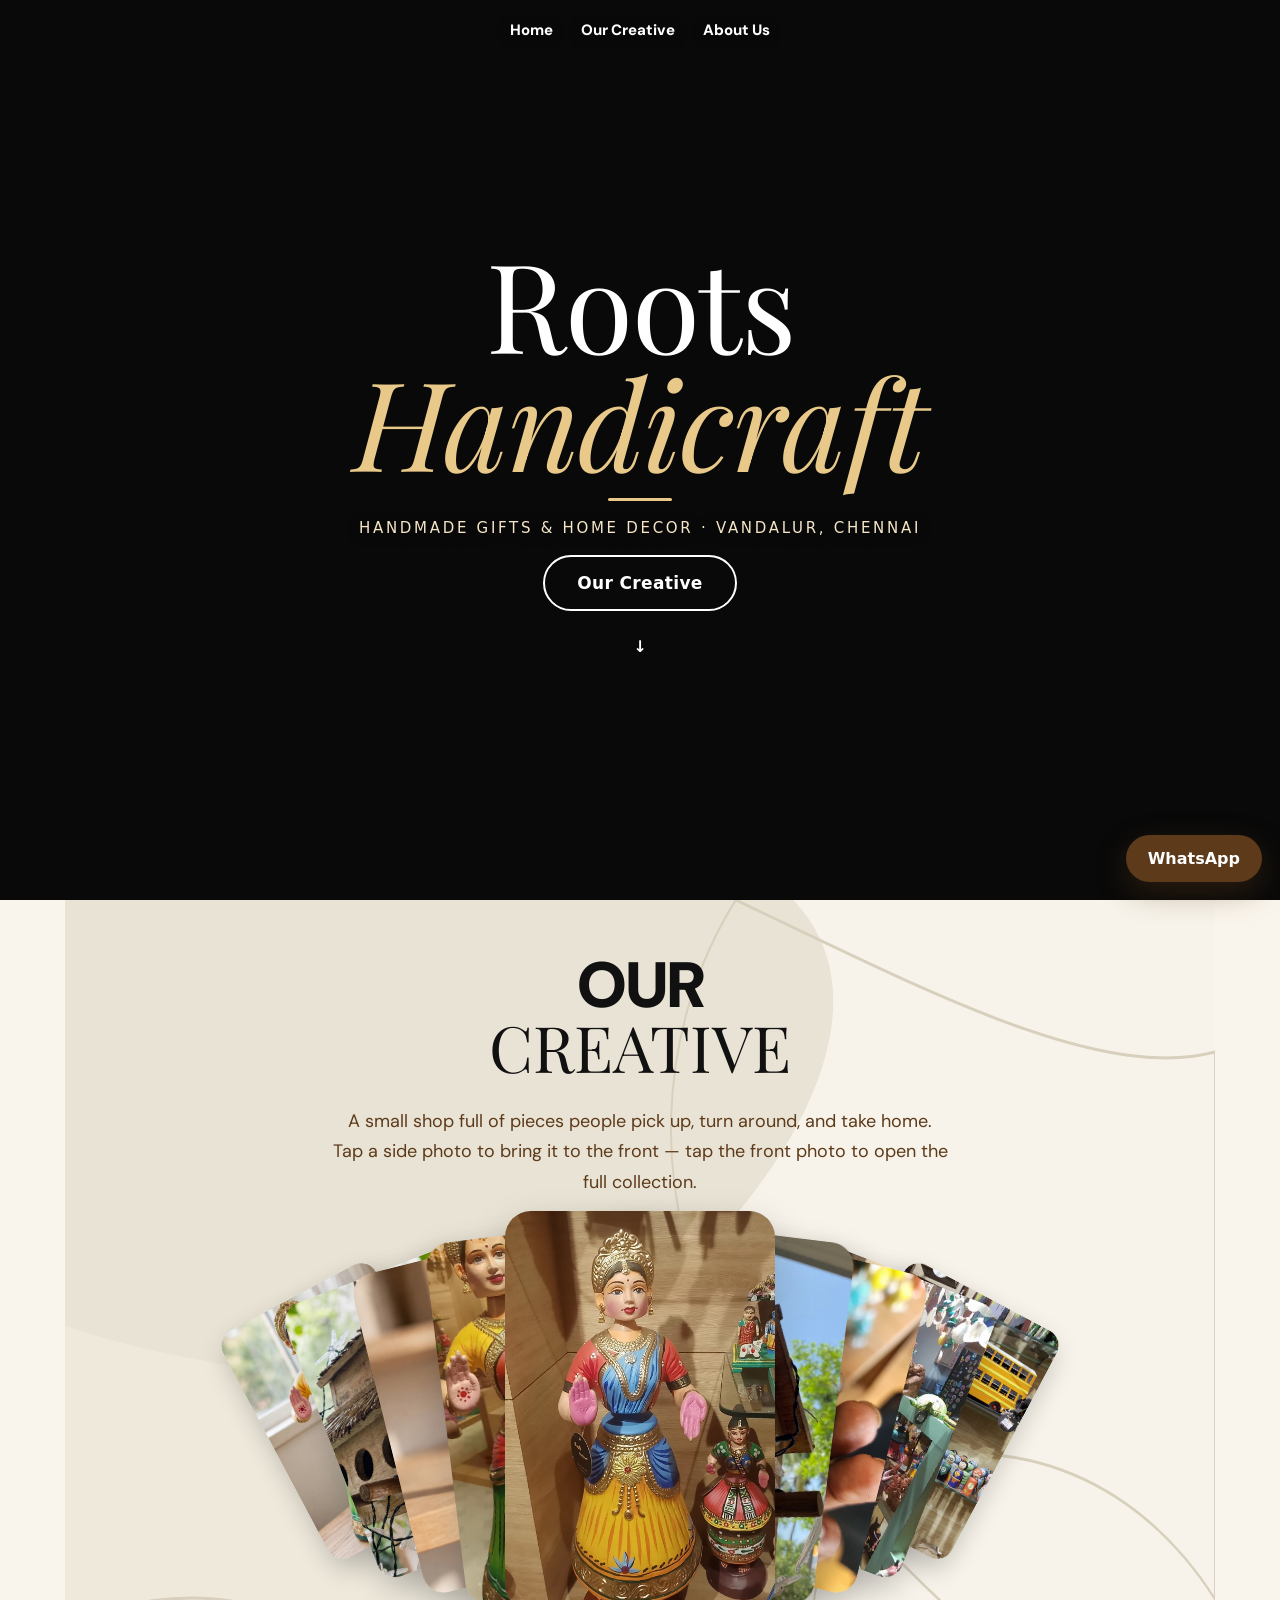
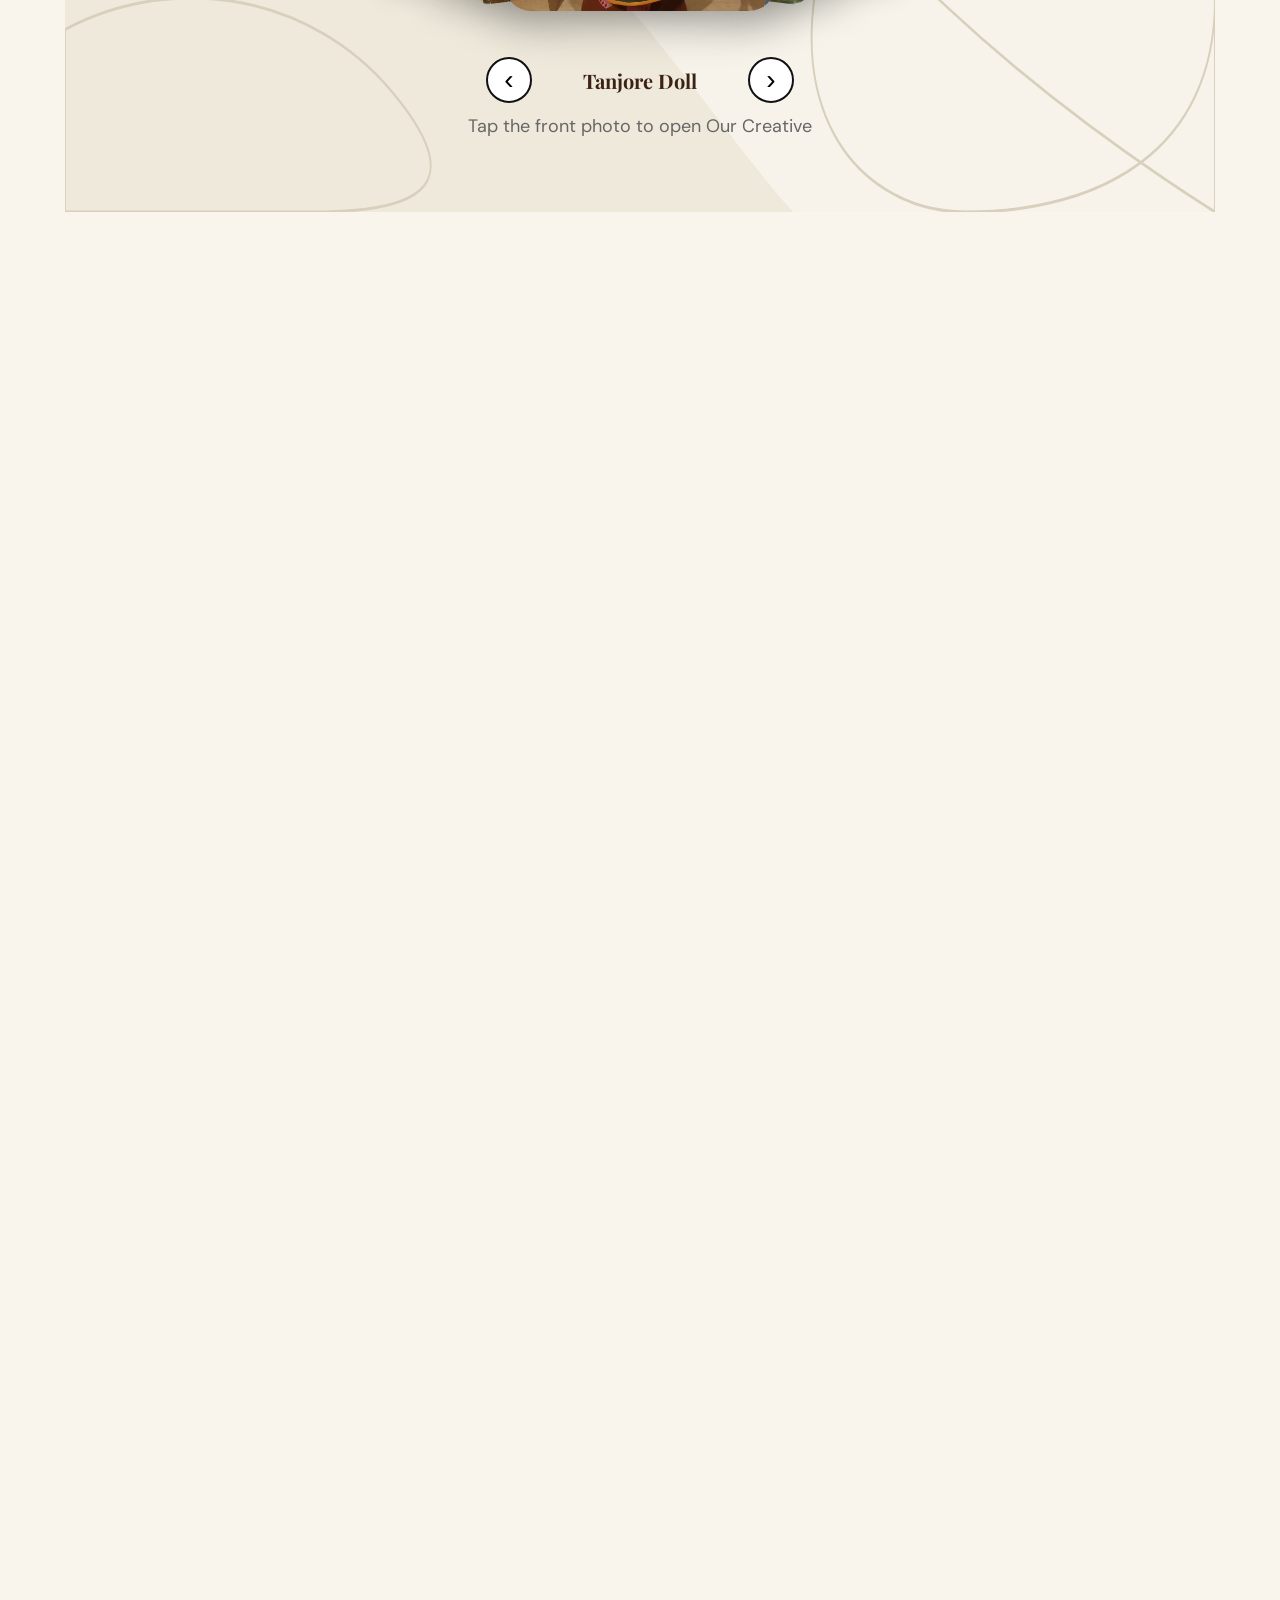
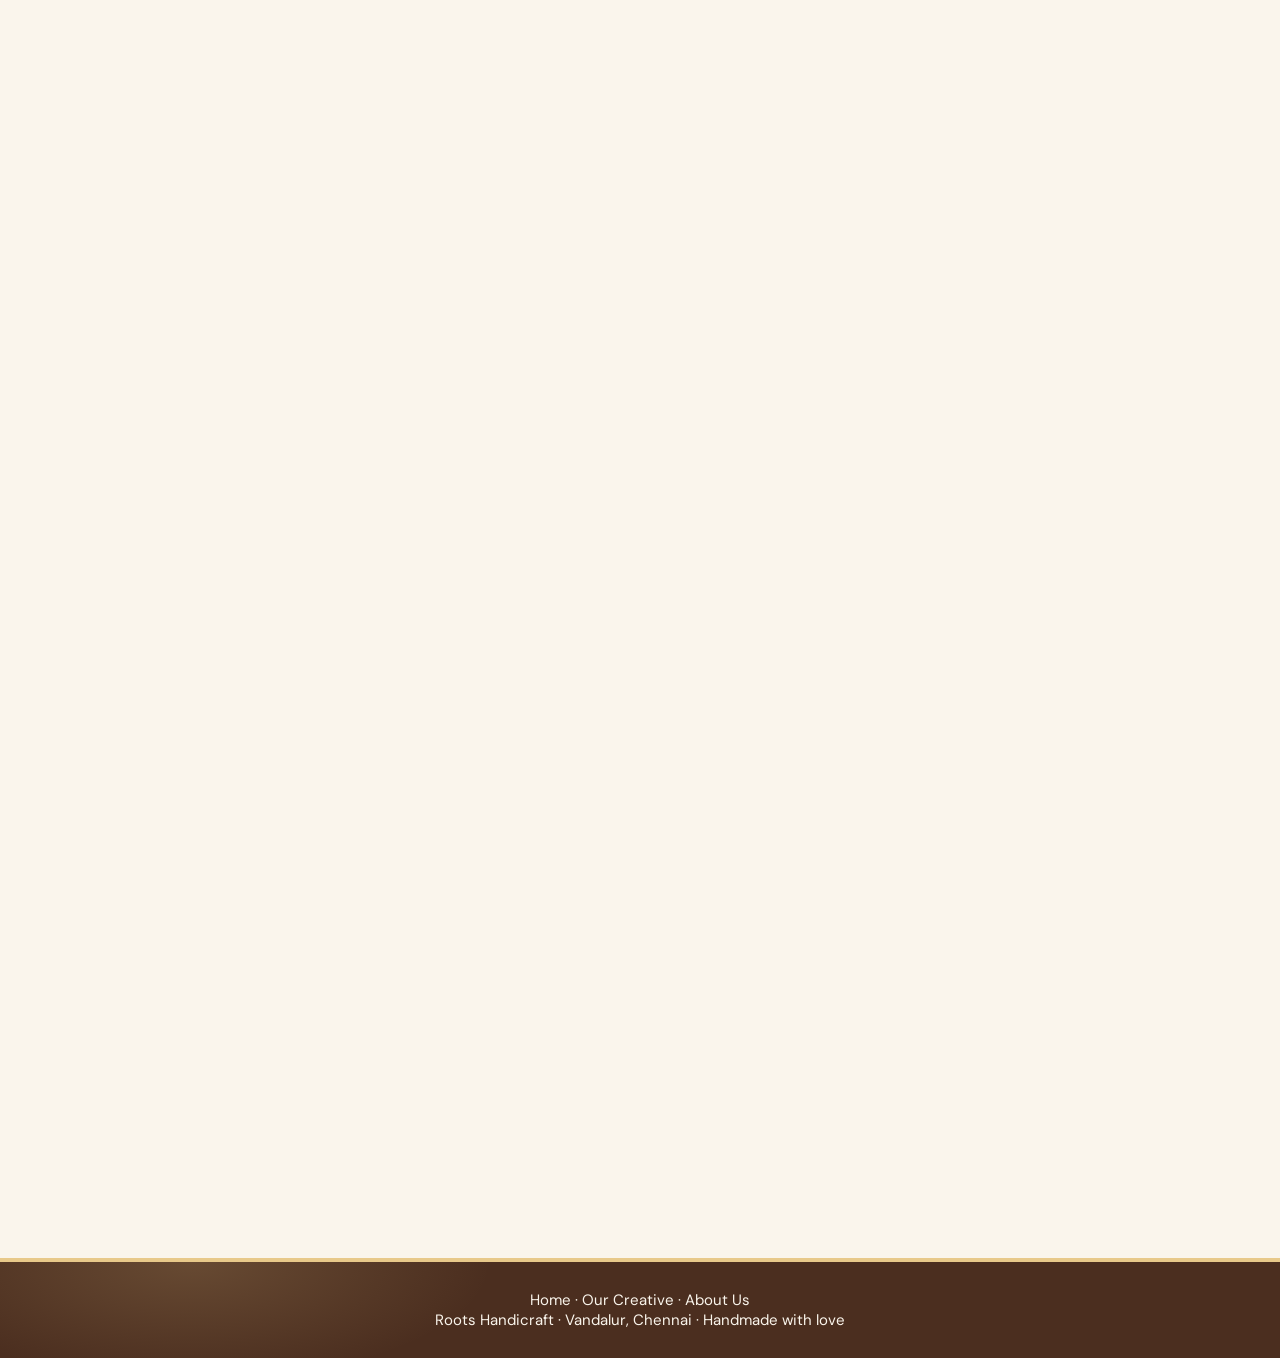
<file: index.html>
<!DOCTYPE html>
<html lang="en">
<head>
<meta charset="UTF-8">
<meta name="viewport" content="width=device-width, initial-scale=1.0">
<title>Roots Handicraft — Handmade, Colourful, Alive</title>
<link rel="preconnect" href="https://fonts.googleapis.com">
<link rel="preconnect" href="https://fonts.gstatic.com" crossorigin>
<link href="https://fonts.googleapis.com/css2?family=Playfair+Display:ital,wght@0,700;0,900;1,700&family=DM+Sans:wght@400;500;700&display=swap" rel="stylesheet">
<link rel="stylesheet" href="style.css">
</head>
<body class="home">
  <header class="hero">
    <nav class="site-nav"><a href="index.html">Home</a><a href="#collection">Our Creative</a><a href="about.html">About Us</a></nav>
    <video class="bg-video" id="heroVideo" autoplay muted loop playsinline preload="auto">
      <source media="(max-width: 640px)" src="assets/video/entrance-mobile.mp4" type="video/mp4">
      <source src="assets/video/entrance.mp4" type="video/mp4">
    </video>
    <div class="bg-shade"></div>
    <div class="hero-inner">
      <h1 class="shop-name"><span class="word">Roots</span> <span class="word italic">Handicraft</span></h1>
      <span class="hero-line" aria-hidden="true"></span>
      <p class="hero-small">Handmade gifts &amp; home decor · Vandalur, Chennai</p>
      <a class="btn primary" href="#collection">Our Creative</a>
      <a class="scroll-cue" href="#collection" aria-label="Scroll down">↓</a>
    </div>
  </header>

  <main>
    <section class="section reveal fan-section" id="collection">
      <svg class="blob-svg" viewBox="0 0 1200 600" preserveAspectRatio="none" aria-hidden="true">
        <path d="M0,0 H760 C880,80 720,220 540,300 C360,380 120,360 0,280 Z" fill="#e9e3d5"/>
        <path d="M0,280 C180,320 320,300 460,380 C600,460 700,560 760,600 L0,600 Z" fill="#efe9dc"/>
        <path d="M700,0 C900,60 1080,120 1200,100 L1200,600 C1000,520 820,420 700,300 C600,200 620,80 700,0 Z" fill="none" stroke="#d8d0bd" stroke-width="2"/>
        <path d="M820,380 C980,340 1120,380 1200,460 C1200,560 1080,600 940,600 C820,600 720,520 820,380 Z" fill="none" stroke="#d8d0bd" stroke-width="2"/>
        <path d="M0,480 C120,440 260,460 340,520 C420,580 380,600 260,600 L0,600 Z" fill="none" stroke="#d8d0bd" stroke-width="2"/>
      </svg>
      <h2 class="fan-heading"><span class="fan-bold">OUR</span><span class="fan-serif">CREATIVE</span></h2>
      <p class="section-intro fan-intro">A small shop full of pieces people pick up, turn around, and take home.<br>Tap a side photo to bring it to the front — tap the front photo to open the full collection.</p>
      <div class="fan-deck" id="fanDeck">
        <a class="fan-card" href="collection.html"><img src="assets/img/tanjore-doll-home.webp" alt="Tanjore Doll" loading="eager"></a>
        <a class="fan-card" href="collection.html"><img src="assets/img/birdhouse-home.webp" alt="Wooden Birdhouse" loading="eager"></a>
        <a class="fan-card" href="collection.html"><img src="assets/img/pea-pod-home.webp" alt="Pea Pod" loading="eager"></a>
        <a class="fan-card" href="collection.html"><img src="assets/img/shop-02.jpg" alt="Tanjore Doll" loading="lazy"></a>
        <a class="fan-card" href="collection.html"><img src="assets/img/shop-06.jpg" alt="Tanjore Doll" loading="lazy"></a>
        <a class="fan-card" href="collection.html"><img src="assets/img/shop-20.jpg" alt="Wooden Birdhouse" loading="lazy"></a>
        <a class="fan-card" href="collection.html"><img src="assets/img/shop-21.jpg" alt="Pea Pod" loading="lazy"></a>
        <a class="fan-card" href="collection.html"><img src="assets/img/shop-22.jpg" alt="Giraffe Figures" loading="lazy"></a>
        <a class="fan-card" href="collection.html"><img src="assets/img/shop-31.jpg" alt="Bus and Peg Dolls" loading="lazy"></a>
        <a class="fan-card" href="collection.html"><img src="assets/img/shop-32.jpg" alt="Fish Bowl and Turtle" loading="lazy"></a>
      </div>
      <div class="fan-nav"><button class="fan-arrow" id="fanPrev" type="button" aria-label="Previous photo">‹</button><span class="fan-name" id="fanName">Tanjore Doll</span><button class="fan-arrow" id="fanNext" type="button" aria-label="Next photo">›</button></div>
      <p class="frame-note">Tap the front photo to open Our Creative</p>
    </section>

    <section class="brown-band reveal">
      <h2>Handmade. Colourful. Made to be gifted.</h2>
      <p>Every piece is picked for your home, not just for a shelf.<br>Come, look closely, ask questions — that is how a good piece finds its home.</p>
    </section>

    <section class="section reveal" id="about">
      <div class="frame-box about-box">
        <p class="section-kicker">About Us</p>
        <h2>Handmade, from our shop to your home</h2>
        <p>Roots Handicraft is a handicraft shop in Vandalur, Chennai — an arts &amp; crafts store for handmade gifts, home decor and souvenirs.</p>
        <p>Every piece here is made to be looked at, gifted, and kept at home — from dancing Tanjore dolls and wooden pieces to small figurines and decor that adds colour to a room.</p>
        <p>What you will find here: handmade gifts, home decor, souvenirs, wooden handicrafts and art paintings.</p>
        <p><a href="about.html">Read more on About Us →</a></p>
      </div>
    </section>

    <section class="section reveal" id="reviews">
      <p class="section-kicker">Reviews</p>
      <h2>What visitors say on Google</h2>
      <div class="review-big">
        <strong>4.8 ★★★★★</strong>
        <span>97 Google reviews</span>
        <a href="https://share.google/rvWUpqzpGRlEYZK9E" target="_blank" rel="noopener">Read all Google reviews →</a>
      </div>
      <div class="review-grid">
        <article class="review-card">
          <div class="review-stars">★★★★★</div>
          <p>“Really and amazing and the product is worth that rate also, he's explaining about the product as good, and the history, he's too polite while we ask too many questions about the product. Good shop visit, handcraft are too good and unique.”</p>
          <b>Logesh R.</b><span>Google Maps · 5/5</span>
        </article>
        <article class="review-card">
          <div class="review-stars">★★★★☆</div>
          <p>“Roots Handicrafts offers a beautiful collection of unique, handmade items perfect for gifting. The variety is impressive, with each piece showcasing authentic craftsmanship. Prices are slightly on the higher side, but the quality and artistry justify the value. A must-visit shop for those who appreciate thoughtful, handcrafted treasures.”</p>
          <b>Sheldon G.</b><span>Google Maps · 4/5</span>
        </article>
        <article class="review-card">
          <div class="review-stars">★★★★★</div>
          <p>“Such a beautiful store with a lovely collection. Of course, some items are expensive, but they are justified! If you're into quirky, handmade stuff, it's a must visit.”</p>
          <b>Pearlyn A.</b><span>Google Maps · 5/5</span>
        </article>
      </div>
    </section>

    <section class="section reveal" id="visit">
      <div class="frame-box">
        <p class="section-kicker">Visit the shop</p>
        <h2>Roots Handicraft</h2>
        <p>J, Kesavan Tower, 4/111, GST Road, Otteri,<br>Vandalur, Chennai — 600048</p>
        <p>Mon–Sat: 10:30 AM – 9:00 PM<br>Sunday: 5:00 – 9:00 PM</p>
        <p>★ 4.8 · 97 Google reviews</p>
        <a class="wa-btn" href="https://wa.me/919840030443?text=Hi%20Roots%20Handicraft%2C%20I%20want%20to%20enquire." target="_blank" rel="noopener">Enquire on WhatsApp</a>
        <p><a href="tel:+919840030443">+91 98400 30443</a></p>
      </div>
    </section>
  </main>

  <footer class="footer"><a href="index.html">Home</a> · <a href="collection.html">Our Creative</a> · <a href="about.html">About Us</a><br>Roots Handicraft · Vandalur, Chennai · Handmade with love</footer>
  <a class="wa-float" href="https://wa.me/919840030443?text=Hi%20Roots%20Handicraft%2C%20I%20want%20to%20enquire." target="_blank" rel="noopener" aria-label="WhatsApp">WhatsApp</a>
  <script src="script.js"></script>
</body>
</html>
</file>
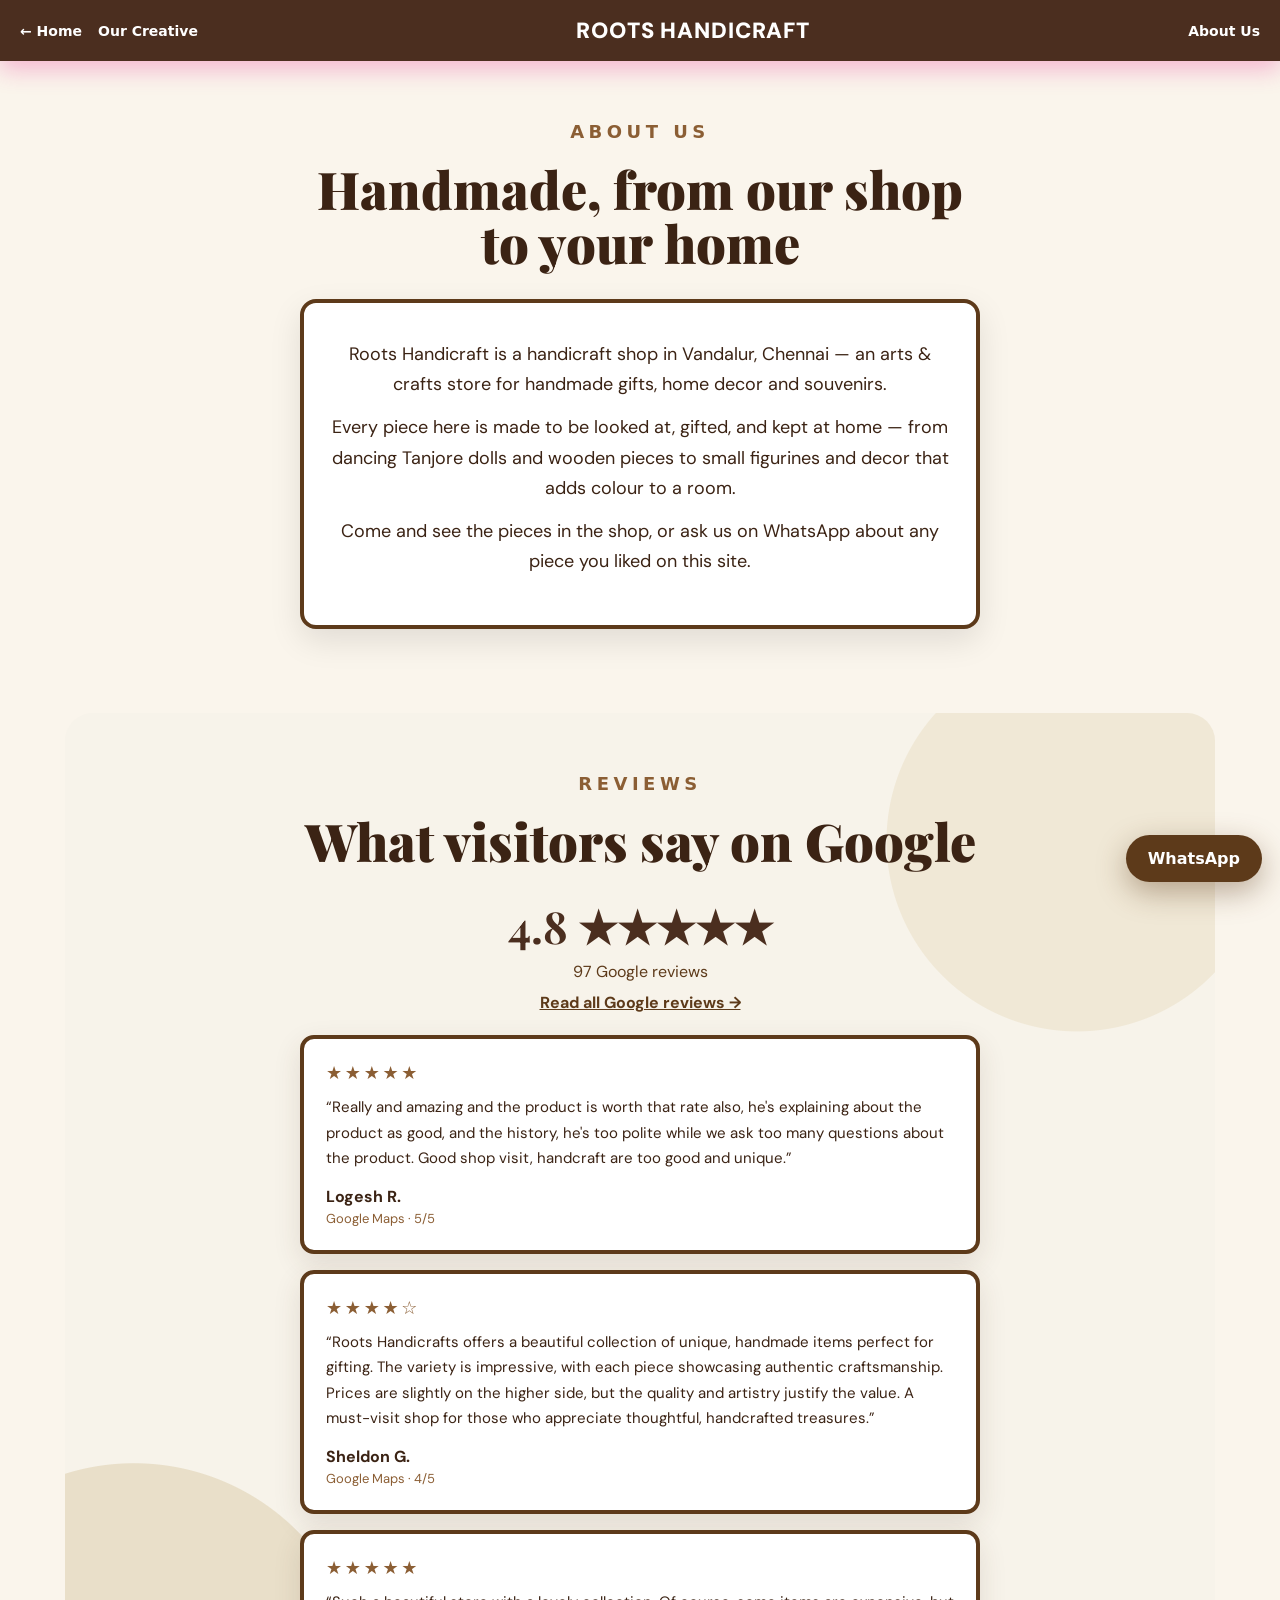
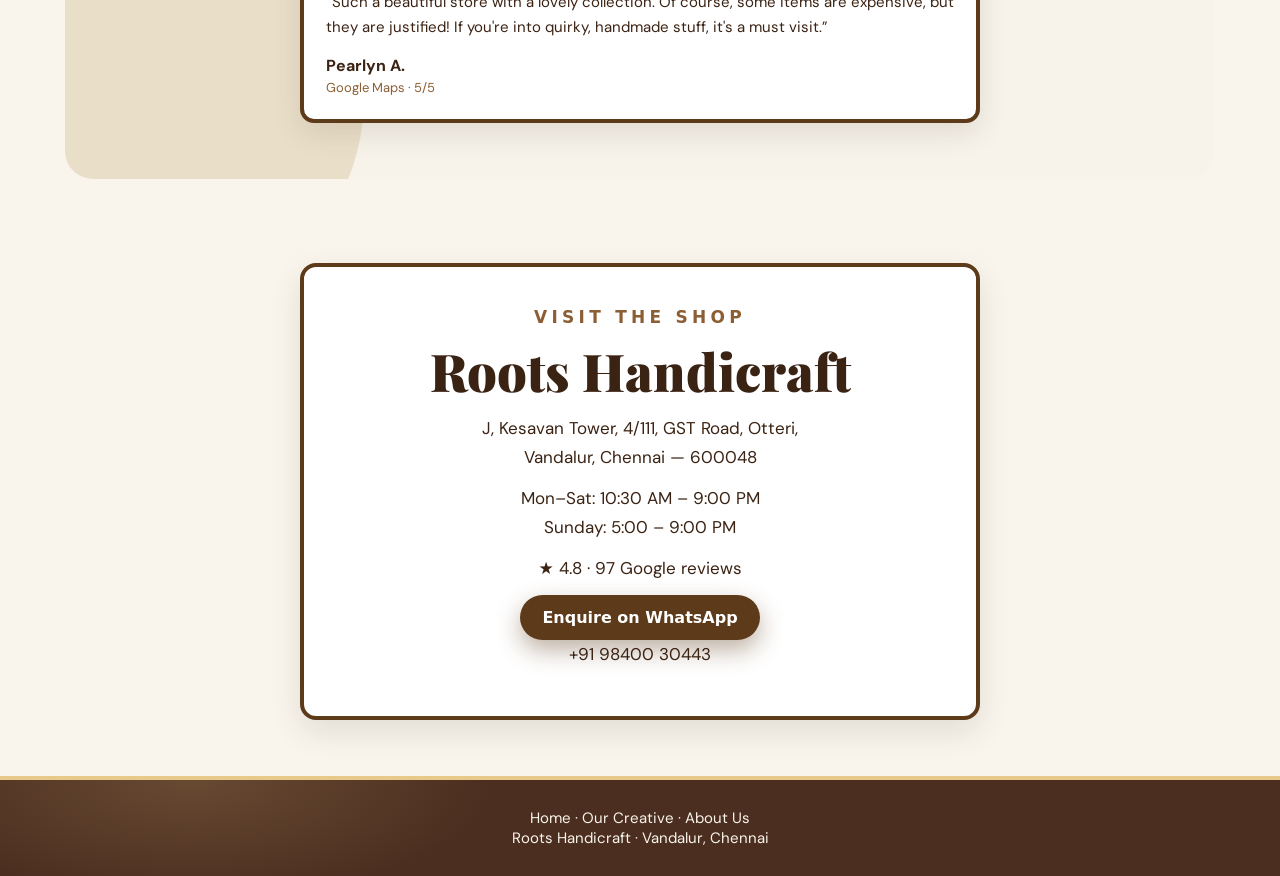
<file: about.html>
<!DOCTYPE html>
<html lang="en">
<head>
<meta charset="UTF-8">
<meta name="viewport" content="width=device-width, initial-scale=1.0">
<title>About Us — Roots Handicraft</title>
<link rel="preconnect" href="https://fonts.googleapis.com">
<link rel="preconnect" href="https://fonts.gstatic.com" crossorigin>
<link href="https://fonts.googleapis.com/css2?family=Playfair+Display:ital,wght@0,700;0,900;1,700&family=DM+Sans:wght@400;500;700&display=swap" rel="stylesheet">
<link rel="stylesheet" href="style.css">
</head>
<body>
  <header class="topbar">
    <span class="topbar-links"><a class="back" href="index.html">← Home</a><a class="back" href="collection.html">Our Creative</a></span>
    <h2>Roots Handicraft</h2>
    <span class="page-label">About Us</span>
  </header>

  <main>
    <section class="section reveal">
      <p class="section-kicker">About Us</p>
      <h2>Handmade, from our shop<br>to your home</h2>
      <div class="frame-box about-box">
        <p>Roots Handicraft is a handicraft shop in Vandalur, Chennai — an arts &amp; crafts store for handmade gifts, home decor and souvenirs.</p>
        <p>Every piece here is made to be looked at, gifted, and kept at home — from dancing Tanjore dolls and wooden pieces to small figurines and decor that adds colour to a room.</p>
        <p>Come and see the pieces in the shop, or ask us on WhatsApp about any piece you liked on this site.</p>
      </div>
    </section>

    <section class="section reveal" id="reviews">
      <p class="section-kicker">Reviews</p>
      <h2>What visitors say on Google</h2>
      <div class="review-big">
        <strong>4.8 ★★★★★</strong>
        <span>97 Google reviews</span>
        <a href="https://share.google/rvWUpqzpGRlEYZK9E" target="_blank" rel="noopener">Read all Google reviews →</a>
      </div>
      <div class="review-grid">
        <article class="review-card">
          <div class="review-stars">★★★★★</div>
          <p>“Really and amazing and the product is worth that rate also, he's explaining about the product as good, and the history, he's too polite while we ask too many questions about the product. Good shop visit, handcraft are too good and unique.”</p>
          <b>Logesh R.</b><span>Google Maps · 5/5</span>
        </article>
        <article class="review-card">
          <div class="review-stars">★★★★☆</div>
          <p>“Roots Handicrafts offers a beautiful collection of unique, handmade items perfect for gifting. The variety is impressive, with each piece showcasing authentic craftsmanship. Prices are slightly on the higher side, but the quality and artistry justify the value. A must-visit shop for those who appreciate thoughtful, handcrafted treasures.”</p>
          <b>Sheldon G.</b><span>Google Maps · 4/5</span>
        </article>
        <article class="review-card">
          <div class="review-stars">★★★★★</div>
          <p>“Such a beautiful store with a lovely collection. Of course, some items are expensive, but they are justified! If you're into quirky, handmade stuff, it's a must visit.”</p>
          <b>Pearlyn A.</b><span>Google Maps · 5/5</span>
        </article>
      </div>
    </section>

    <section class="section reveal">
      <div class="frame-box">
        <p class="section-kicker">Visit the shop</p>
        <h2>Roots Handicraft</h2>
        <p>J, Kesavan Tower, 4/111, GST Road, Otteri,<br>Vandalur, Chennai — 600048</p>
        <p>Mon–Sat: 10:30 AM – 9:00 PM<br>Sunday: 5:00 – 9:00 PM</p>
        <p>★ 4.8 · 97 Google reviews</p>
        <a class="wa-btn" href="https://wa.me/919840030443?text=Hi%20Roots%20Handicraft%2C%20I%20want%20to%20enquire." target="_blank" rel="noopener">Enquire on WhatsApp</a>
        <p><a href="tel:+919840030443">+91 98400 30443</a></p>
      </div>
    </section>
  </main>

  <footer class="footer"><a href="index.html">Home</a> · <a href="collection.html">Our Creative</a> · <a href="about.html">About Us</a><br>Roots Handicraft · Vandalur, Chennai</footer>
  <a class="wa-float" href="https://wa.me/919840030443?text=Hi%20Roots%20Handicraft%2C%20I%20want%20to%20enquire." target="_blank" rel="noopener" aria-label="WhatsApp">WhatsApp</a>
  <script src="script.js"></script>
</body>
</html>
</file>
<file: style.css>
*{box-sizing:border-box;margin:0;padding:0}
html{scroll-behavior:smooth}
body{font-family:'DM Sans',system-ui,sans-serif;background:#faf5ec;color:#3b2314;overflow-x:hidden}
a{color:inherit;text-decoration:none}
:root{--orange:#8b5e34;--pink:#8b5e34;--gold:#c9a86a;--teal:#5d3a1a;--dark:#4b2e1f}

/* HERO — energetic */
.home{overflow-x:hidden}
.hero{position:relative;min-height:100vh;overflow:hidden;display:flex;align-items:center;justify-content:center;text-align:center;background:#111}
.bg-video{position:absolute;inset:0;width:100%;height:100%;object-fit:cover;filter:saturate(1.2);opacity:0;transition:opacity 1s ease}.bg-video.loaded{opacity:1}
.bg-shade{position:absolute;inset:0;background:rgba(0,0,0,.45)}
.hero-inner{position:relative;display:flex;flex-direction:column;align-items:center;gap:18px;padding:24px;max-width:900px}
.hero-kicker{color:#ffe08a;font-family:system-ui,sans-serif;font-weight:800;letter-spacing:.28em;font-size:13px;opacity:0;animation:fadein .8s ease .2s forwards}
.shop-name{font-family:'Playfair Display',Georgia,serif;font-weight:400;font-size:clamp(56px,12vw,124px);line-height:.95;letter-spacing:-.01em}
.shop-name .word{display:inline-block;opacity:0;color:#fff;animation:rise 1.1s cubic-bezier(.2,.8,.2,1) forwards}.shop-name .word.italic{font-style:italic;color:#e8c98a;animation-delay:.28s}

@keyframes rise{from{opacity:0;transform:translateY(40px) scale(.94)}to{opacity:1;transform:translateY(0) scale(1)}}
.hero-tag{color:#fff;font-size:clamp(18px,3vw,26px);font-style:italic;text-shadow:0 2px 16px rgba(0,0,0,.5);opacity:0;animation:fadein 1s ease .8s forwards}
.hero-btns{display:flex;gap:14px;flex-wrap:wrap;justify-content:center;opacity:0;animation:fadein 1s ease 1s forwards}
.btn{display:inline-block;padding:16px 32px;border-radius:999px;font-family:system-ui,sans-serif;font-weight:800;font-size:17px;letter-spacing:.02em;transition:transform .2s,box-shadow .2s}
.btn:hover{transform:translateY(-3px) scale(1.03)}
.btn.primary{border:2px solid #fff;color:#fff}
.btn.primary:hover{background:#fff;color:#222}
.hero-inner .btn{opacity:0;animation:fadein 1s ease 1.1s forwards}
.hero-line{display:block;width:0;height:3px;background:#e8c98a;border-radius:99px;animation:growline 1s ease .7s forwards}
@keyframes growline{to{width:64px}}
.hero-small{color:#f5e6c8;font-family:system-ui,sans-serif;font-size:15px;letter-spacing:.18em;text-transform:uppercase;opacity:0;animation:fadein 1s ease .8s forwards;text-shadow:0 2px 12px rgba(0,0,0,.6)}
.btn.ghost{border:2px solid #fff;color:#fff}
.btn.dark{background:var(--dark);color:#fff;box-shadow:0 12px 30px rgba(0,0,0,.25)}
@keyframes fadein{to{opacity:1}}
.scroll-cue{color:#fff;font-family:system-ui,sans-serif;font-weight:700;margin-top:8px;animation:bounce 1.8s ease-in-out infinite}
@keyframes bounce{0%,100%{transform:translateY(0)}50%{transform:translateY(10px)}}

/* MARQUEE */
.marquee{background:var(--dark);color:var(--gold);overflow:hidden;padding:14px 0;font-family:system-ui,sans-serif;font-weight:900;letter-spacing:.08em;white-space:nowrap;transform:rotate(-1deg) scale(1.02);margin:-14px 0}
.marquee-track{display:inline-flex;animation:marquee 22s linear infinite}
@keyframes marquee{to{transform:translateX(-50%)}}

/* SECTIONS */
.section{max-width:1150px;margin:0 auto;padding:56px 20px;text-align:center}
.section-kicker{font-family:system-ui,sans-serif;font-weight:900;letter-spacing:.25em;text-transform:uppercase;color:#8b5e34;font-size:13px;margin-bottom:10px}
.section h2{font-family:'Playfair Display',Georgia,serif;font-size:clamp(30px,5vw,52px);font-weight:900;line-height:1.05;margin-bottom:28px}
.section p{line-height:1.7;margin-bottom:14px;font-size:18px}
.chips{display:flex;gap:12px;flex-wrap:wrap;justify-content:center;margin-bottom:32px}
.chips span{background:#fff;border:2px solid #ffd166;padding:10px 18px;border-radius:999px;font-family:system-ui,sans-serif;font-weight:700;box-shadow:0 6px 0 #ffd166}
.chips span:nth-child(2){border-color:#ff9ecb;box-shadow:0 6px 0 #ff9ecb}
.chips span:nth-child(3){border-color:#7dd3c8;box-shadow:0 6px 0 #7dd3c8}
.chips span:nth-child(4){border-color:#c9a86a;box-shadow:0 6px 0 #c9a86a}
.stats{display:grid;grid-template-columns:repeat(3,1fr);gap:16px}
.stats div{background:#fff;border-radius:20px;padding:24px;box-shadow:0 10px 30px rgba(0,0,0,.08)}
.stats strong{display:block;font-size:36px;color:var(--orange)}
.stats span{font-family:system-ui,sans-serif;font-size:14px;color:#666}
.visit{background:#4b2e1f;color:#fff;border-radius:24px;max-width:1110px;margin:0 auto 48px;padding:56px 20px}
.visit .section-kicker{color:#ffe08a}
.footer{text-align:center;padding:28px 20px;font-size:15px;color:#666;background:#4b2e1f;color:#faf5ec}

/* COLLECTION */
.topbar{position:sticky;top:0;z-index:10;background:#4b2e1f;color:#fff;display:flex;align-items:center;justify-content:space-between;gap:12px;padding:16px 20px;box-shadow:0 8px 24px rgba(233,30,140,.3)}
.topbar h2{font-weight:900;font-size:22px;letter-spacing:.04em;text-transform:uppercase}
.back,.page-label{font-family:system-ui,sans-serif;font-size:14px;font-weight:700}
.grid{max-width:1150px;margin:0 auto;padding:28px 20px;display:grid;grid-template-columns:repeat(auto-fill,minmax(240px,1fr));gap:22px}
.preview-grid{padding:0 0 32px}
.card{background:#fff;border-radius:20px;overflow:hidden;box-shadow:0 10px 30px rgba(0,0,0,.12);cursor:pointer;transition:transform .25s,box-shadow .25s}
.card{position:relative}.card:hover{transform:translateY(-10px) scale(1.04);box-shadow:0 24px 44px rgba(0,0,0,.28);z-index:5}
.card img{width:100%;height:300px;object-fit:contain;background:#faf5ec;display:block;transition:transform .45s ease}
.card:hover img{transform:scale(1.04)}
.card figcaption,.card span{display:block;padding:15px;text-align:center;font-size:18px;font-weight:700}
.pop{animation:popin .6s cubic-bezier(.2,.9,.3,1.4) both}
.pop:nth-child(2){animation-delay:.1s}.pop:nth-child(3){animation-delay:.2s}.pop:nth-child(4){animation-delay:.3s}
@keyframes popin{from{opacity:0;transform:translateY(30px) scale(.92)}to{opacity:1;transform:translateY(0) scale(1)}}

/* WHATSAPP */
.wa-float{position:fixed;right:18px;bottom:18px;z-index:40;background:#5d3a1a;color:#fff;font-family:system-ui,sans-serif;font-weight:800;padding:14px 22px;border-radius:999px;box-shadow:0 10px 30px rgba(93,58,26,.4);animation:pulse 2s infinite}
@keyframes pulse{0%{box-shadow:0 0 0 0 rgba(93,58,26,.4)}70%{box-shadow:0 0 0 16px rgba(93,58,26,0)}100%{box-shadow:0 0 0 0 rgba(93,58,26,0)}}

/* POPUP */
.popup{position:fixed;inset:0;z-index:50;overflow-y:auto}
.popup[hidden]{display:none}
.popup-backdrop{position:fixed;inset:0;background:rgba(20,5,15,.8)}
.popup-frame{position:relative;max-width:min(920px,92vw);max-height:92vh;margin:4vh auto;background:#fff;padding:18px;border:10px solid #fff;outline:4px solid #5d3a1a;box-shadow:0 30px 80px rgba(0,0,0,.5);border-radius:16px;animation:popin .35s ease;overflow-y:auto}
.popup-frame img{width:100%;max-height:68vh;object-fit:contain;background:#111;display:block;border-radius:8px}
.popup-close{position:absolute;top:-18px;right:-18px;width:42px;height:42px;border-radius:50%;border:0;background:var(--pink);color:#fff;font-size:26px;cursor:pointer}
.popup-nav{position:absolute;top:42%;width:46px;height:46px;border-radius:50%;border:0;background:#fff;box-shadow:0 4px 16px rgba(0,0,0,.3);font-size:28px;cursor:pointer}
.popup-nav.prev{left:-8px}.popup-nav.next{right:-8px}
.popup-bar{display:flex;align-items:center;justify-content:space-between;gap:12px;padding:16px 4px 2px;flex-wrap:wrap}
.popup-bar span{font-size:21px;font-weight:800}
.wa-btn{background:#5d3a1a;color:#fff;font-family:system-ui,sans-serif;font-weight:800;padding:13px 22px;border-radius:999px;display:inline-block;box-shadow:0 10px 24px rgba(93,58,26,.4)}
@media(max-width:600px){.popup-nav.prev{left:4px}.popup-nav.next{right:4px}.card img{height:220px}.section{padding:44px 16px}.stats{grid-template-columns:1fr}.marquee{font-size:14px}}

/* CREATIVE SCROLL + POP */
.reveal{opacity:0;transform:translateY(36px) scale(.96);transition:opacity .7s ease,transform .7s cubic-bezier(.2,.9,.3,1.3)}
.reveal.visible{opacity:1;transform:translateY(0) scale(1)}
.card.reveal{transition:opacity .6s ease,transform .6s cubic-bezier(.2,.9,.3,1.3),box-shadow .25s}
.card.reveal:nth-child(2){transition-delay:.08s}.card.reveal:nth-child(3){transition-delay:.16s}.card.reveal:nth-child(4){transition-delay:.24s}.card.reveal:nth-child(5){transition-delay:.1s}.card.reveal:nth-child(6){transition-delay:.18s}.card.reveal:nth-child(7){transition-delay:.26s}.card.reveal:nth-child(8){transition-delay:.12s}.card.reveal:nth-child(9){transition-delay:.2s}.card.reveal:nth-child(10){transition-delay:.28s}
.swipe-hint{font-family:system-ui,sans-serif;font-weight:800;color:#8b5e34;letter-spacing:.1em}
.hstrip{display:flex;gap:18px;overflow-x:auto;scroll-snap-type:x mandatory;padding:10px 4px 22px;-webkit-overflow-scrolling:touch}
.hstrip::-webkit-scrollbar{height:10px}.hstrip::-webkit-scrollbar-thumb{background:#5d3a1a;border-radius:999px}
.hcard{flex:0 0 240px;scroll-snap-align:start;background:#fff;border-radius:20px;overflow:hidden;box-shadow:0 10px 30px rgba(0,0,0,.12);transition:transform .25s}
.hcard:hover{transform:translateY(-10px) scale(1.06);box-shadow:0 24px 44px rgba(0,0,0,.28);z-index:5}
.hcard img{width:100%;height:200px;object-fit:contain;background:#faf5ec;display:block;transition:transform .45s ease}.hcard:hover img{transform:scale(1.04)}
.hcard span{display:block;padding:13px;text-align:center;font-weight:700}

/* MOBILE FRIENDLY */
html,body{overflow-x:hidden}
img,video{max-width:100%}
a,button{-webkit-tap-highlight-color:transparent}
.hero{min-height:100svh;min-height:100dvh}
@media(max-width:640px){
  .hero{min-height:100svh;padding:16px}
  .hero-inner{padding:12px;gap:14px}
  .shop-name{font-size:clamp(38px,13vw,52px);line-height:1;letter-spacing:.01em}
  .shop-name span{word-break:keep-all}
  .hero-small{font-size:12px;letter-spacing:.12em;line-height:1.5}
  .btn{padding:14px 28px;font-size:16px}
  .scroll-cue{font-size:22px}
  .section{padding:40px 14px}
  .section h2{font-size:28px}
  .section p{font-size:16px}
  .grid{grid-template-columns:repeat(2,1fr);gap:12px;padding:16px 12px}
  .card{border-radius:14px}
  .card img{height:220px}
  .card figcaption,.card span{padding:10px 6px;font-size:14px}
  .hstrip{gap:12px;padding:8px 2px 18px}
  .hcard{flex:0 0 200px;border-radius:14px}
  .hcard img{height:150px}
  .hcard span{font-size:14px;padding:10px 6px}
  .chips span{font-size:14px;padding:8px 14px}
  .stats{grid-template-columns:repeat(3,1fr);gap:8px}
  .stats div{padding:14px 6px;border-radius:14px}
  .stats strong{font-size:24px}
  .stats span{font-size:12px}
  .visit{margin:0 12px 36px;padding:40px 16px;border-radius:20px}
  .topbar{flex-wrap:wrap;padding:12px 14px;gap:8px}
  .topbar h2{font-size:17px}
  .back,.page-label{font-size:13px}
  .popup-frame{max-width:94vw;margin:3vh auto;padding:10px;border-width:6px;outline-width:3px;border-radius:12px}
  .popup-frame img{max-height:58vh}
  .popup-close{top:6px;right:6px;width:36px;height:36px;font-size:24px}
  .popup-nav{width:38px;height:38px;font-size:24px}
  .popup-bar span{font-size:17px}
  .wa-btn{padding:11px 16px;font-size:14px}
  .wa-float{right:12px;bottom:12px;padding:11px 16px;font-size:14px}
  .footer{padding:24px 14px;font-size:13px}
}
@media(max-width:360px){
  .shop-name{font-size:36px}
  .grid{grid-template-columns:1fr 1fr}
  .card img{height:200px}
  .topbar h2{font-size:15px}
}

/* CREATIVE COLLECTION — BENTO (Instagram / tutorial trend: mixed-size tiles, overlay labels) */
.bento{display:grid;grid-template-columns:repeat(3,1fr);grid-auto-rows:175px;gap:14px;text-align:left}
.bento-card{position:relative;border-radius:20px;overflow:hidden;box-shadow:0 10px 30px rgba(0,0,0,.12);transition:transform .35s ease,box-shadow .35s ease}
.bento-card:hover{transform:translateY(-6px) scale(1.02);box-shadow:0 24px 44px rgba(0,0,0,.28);z-index:5}
.bento-card img{width:100%;height:100%;object-fit:cover;display:block;transition:transform .5s ease}
.bento-card:hover img{transform:scale(1.15)}
.bento-card.large{grid-column:span 2;grid-row:span 2}
.bento-card.wide{grid-column:span 2}
.bento-card.text-tile{background:#e8c98a;color:#231a12;display:flex;flex-direction:column;justify-content:center;gap:8px;padding:22px}
.bento-card.text-tile b{font-family:'Playfair Display',Georgia,serif;font-size:28px;line-height:1.05;font-weight:400}
.bento-card.text-tile span{font-size:14px;line-height:1.5}
.bento-card.text-tile i{font-size:28px;font-style:normal}
.bento-label{position:absolute;left:0;right:0;bottom:0;padding:28px 16px 14px;background:rgba(0,0,0,.55);color:#fff;display:flex;flex-direction:column;gap:2px;transform:translateY(8px);transition:transform .35s ease}
.bento-card:hover .bento-label{transform:translateY(0)}
.bento-label b{font-size:18px}
.bento-label i{font-size:13px;opacity:.85;font-style:normal}
.section h2 em{font-style:italic;color:#5d3a1a}
@media(max-width:640px){
  .bento{grid-template-columns:repeat(2,1fr);grid-auto-rows:150px;gap:10px}
  .bento-card.large{grid-column:span 2;grid-row:span 1}
  .bento-card.wide{grid-column:span 2}
  .bento-card.text-tile{grid-column:span 2;padding:18px}
  .bento-card.text-tile b{font-size:24px}
  .shop-name{font-size:clamp(48px,15vw,64px)}
}

/* SIMPLE STRUCTURED FRAMES — below the hero */
.frame-grid{grid-template-columns:repeat(3,1fr)}
.fcard{background:#fff;padding:12px;border:4px solid #5d3a1a;border-radius:10px;box-shadow:0 8px 24px rgba(0,0,0,.10);transition:transform .3s ease,box-shadow .3s ease;overflow:hidden}
.fcard:hover{transform:translateY(-5px);box-shadow:0 18px 36px rgba(0,0,0,.20)}
.fcard img{width:100%;height:300px;object-fit:contain;background:#faf5ec;display:block;border-radius:4px;transition:transform .45s ease}
.fcard:hover img{transform:scale(1.04)}
.fcard span{display:block;padding:14px 4px 4px;text-align:center;font-weight:700;font-size:17px}
.frame-note{text-align:center;font-size:15px;color:#666;margin-top:8px}
.frame-box{background:#fff;border:4px solid #5d3a1a;border-radius:16px;box-shadow:0 12px 32px rgba(0,0,0,.10);max-width:680px;margin:0 auto;padding:36px 24px;text-align:center}
.frame-box h2{margin-bottom:16px}
.frame-box p{line-height:1.7;margin-bottom:12px;font-size:17px}
@media(max-width:640px){
  .frame-grid{grid-template-columns:repeat(2,1fr)}
  .fcard{padding:8px}
  .fcard img{height:220px}
  .fcard span{padding:10px 4px 2px;font-size:14px}
  .frame-box{padding:28px 16px}
}

/* SITE NAV + ABOUT */
.site-nav{position:absolute;top:0;left:0;right:0;z-index:5;display:flex;justify-content:center;gap:28px;padding:20px;font-family:'DM Sans',system-ui,sans-serif;font-weight:800;font-size:15px}
.site-nav a{color:#fff;text-shadow:0 2px 12px rgba(0,0,0,.6)}
.site-nav a:hover{color:#e8c98a}
.topbar-links{display:flex;gap:16px;align-items:center}
.about-box p{font-size:18px}
.footer a:hover{color:#e8c98a}
@media(max-width:640px){
  .site-nav{gap:18px;padding:14px;font-size:13px}
  .topbar-links{gap:10px}
}

/* BACKGROUND VIDEO BY DEVICE: PC = full landscape video, phone = vertical mobile video */
.bg-video{object-fit:cover}
@media(max-width:640px){
  .bg-video{object-fit:cover}
}

/* BROWN + WHITE — engaging sections, no empty gaps */
.section-intro{max-width:680px;margin:0 auto 28px;line-height:1.8;font-size:17px;color:#5d3a1a}
.brown-band{background:#4b2e1f;color:#faf5ec;text-align:center;padding:56px 20px;margin:0}
.brown-band h2{font-family:'Playfair Display',Georgia,serif;font-size:clamp(28px,4.5vw,44px);margin-bottom:14px}
.brown-band p{line-height:1.8;font-size:17px;color:#e8dcc3}
.fcard span b{display:block;font-size:17px}
.fcard span i{display:block;font-size:13px;font-style:normal;color:#8b5e34;margin-top:4px;line-height:1.4}
.review-big{text-align:center;margin-bottom:22px}
.review-big strong{display:block;font-family:'Playfair Display',Georgia,serif;font-size:44px;color:#4b2e1f}
.review-big span{display:block;font-size:16px;color:#5d3a1a;margin:6px 0 10px}
.review-big a{font-weight:700;color:#5d3a1a;text-decoration:underline}
.review-grid{display:grid;grid-template-columns:1fr;gap:16px;max-width:680px;margin:0 auto;text-align:left}
.review-card{background:#fff;border:4px solid #5d3a1a;border-radius:14px;padding:22px;box-shadow:0 10px 28px rgba(75,46,31,.12)}
.review-card p{line-height:1.7;font-size:15px;margin:10px 0 14px}
.review-card b{display:block}
.review-card span{font-size:13px;color:#8b5e34}
.review-stars{color:#8b5e34;letter-spacing:.15em;font-size:18px}
@media(max-width:640px){
  .review-grid{grid-template-columns:1fr}
  .brown-band{padding:40px 16px}
}

/* Our Creative like Lando "What's Up On Socials": cream, two-line heading, fanned photo deck */
.fan-section{background:#f7f3ea;text-align:center}
.fan-heading{margin:0 0 10px}
.fan-heading span{display:block;line-height:.95}
.fan-bold{font-family:"DM Sans",sans-serif;font-weight:900;font-size:64px;letter-spacing:-1px;color:#111}
.fan-serif{font-family:"Playfair Display",serif;font-weight:400;font-size:64px;color:#111}
.fan-intro{max-width:640px;margin:0 auto 30px}
.fan-deck{position:relative;height:430px;max-width:1150px;margin:0 auto;overflow:visible}
.fan-card{position:absolute;left:50%;top:0;width:270px;height:400px;border-radius:26px;overflow:hidden;box-shadow:0 18px 40px rgba(0,0,0,.22);transition:transform .55s cubic-bezier(.2,.9,.3,1.2),z-index .1s;will-change:transform}
.fan-card img{width:100%;height:100%;object-fit:cover;display:block}
.fan-nav{display:flex;align-items:center;justify-content:center;gap:18px;margin-top:16px}
.fan-arrow{width:46px;height:46px;border-radius:50%;border:2px solid #111;background:#fff;font-size:28px;line-height:1;cursor:pointer}
.fan-name{font-family:"Playfair Display",serif;font-size:20px;font-weight:700;min-width:180px}
@media(max-width:640px){.fan-bold,.fan-serif{font-size:44px}.fan-deck{height:340px}.fan-card{width:200px;height:310px}.fan-name{min-width:140px;font-size:17px}}

/* Soft blob background under the video section (Our Creative) */
.fan-section{position:relative;overflow:hidden}
.blob-svg{position:absolute;inset:0;width:100%;height:100%;pointer-events:none;z-index:0}
.fan-section > *:not(.blob-svg){position:relative;z-index:1}

/* Background designs for all the last sections */
.brown-band{background:radial-gradient(500px 260px at 12% 20%,rgba(232,201,138,.25),transparent 60%),radial-gradient(600px 300px at 88% 85%,rgba(232,201,138,.18),transparent 60%),#4b2e1f}
#about{background:radial-gradient(560px 300px at 8% 15%,#efe6d2,transparent 62%),radial-gradient(520px 280px at 92% 85%,#e7dcc3,transparent 62%),#faf5ec;border-radius:28px;margin:28px auto}
#reviews{background:radial-gradient(circle at 88% 12%,#f0e8d6 0 190px,transparent 191px),radial-gradient(circle at 6% 92%,#e9dfc9 0 230px,transparent 231px),#f7f3ea;border-radius:28px;margin:28px auto}
#visit{background:linear-gradient(180deg,#faf5ec,#efe4cc),radial-gradient(rgba(93,58,26,.10) 1.5px,transparent 1.6px);background-size:auto,26px 26px;border-radius:28px;margin:28px auto}
.footer{background:radial-gradient(500px 200px at 15% 0%,rgba(232,201,138,.18),transparent 60%),#4b2e1f;border-top:4px solid #e8c98a}
</file>
